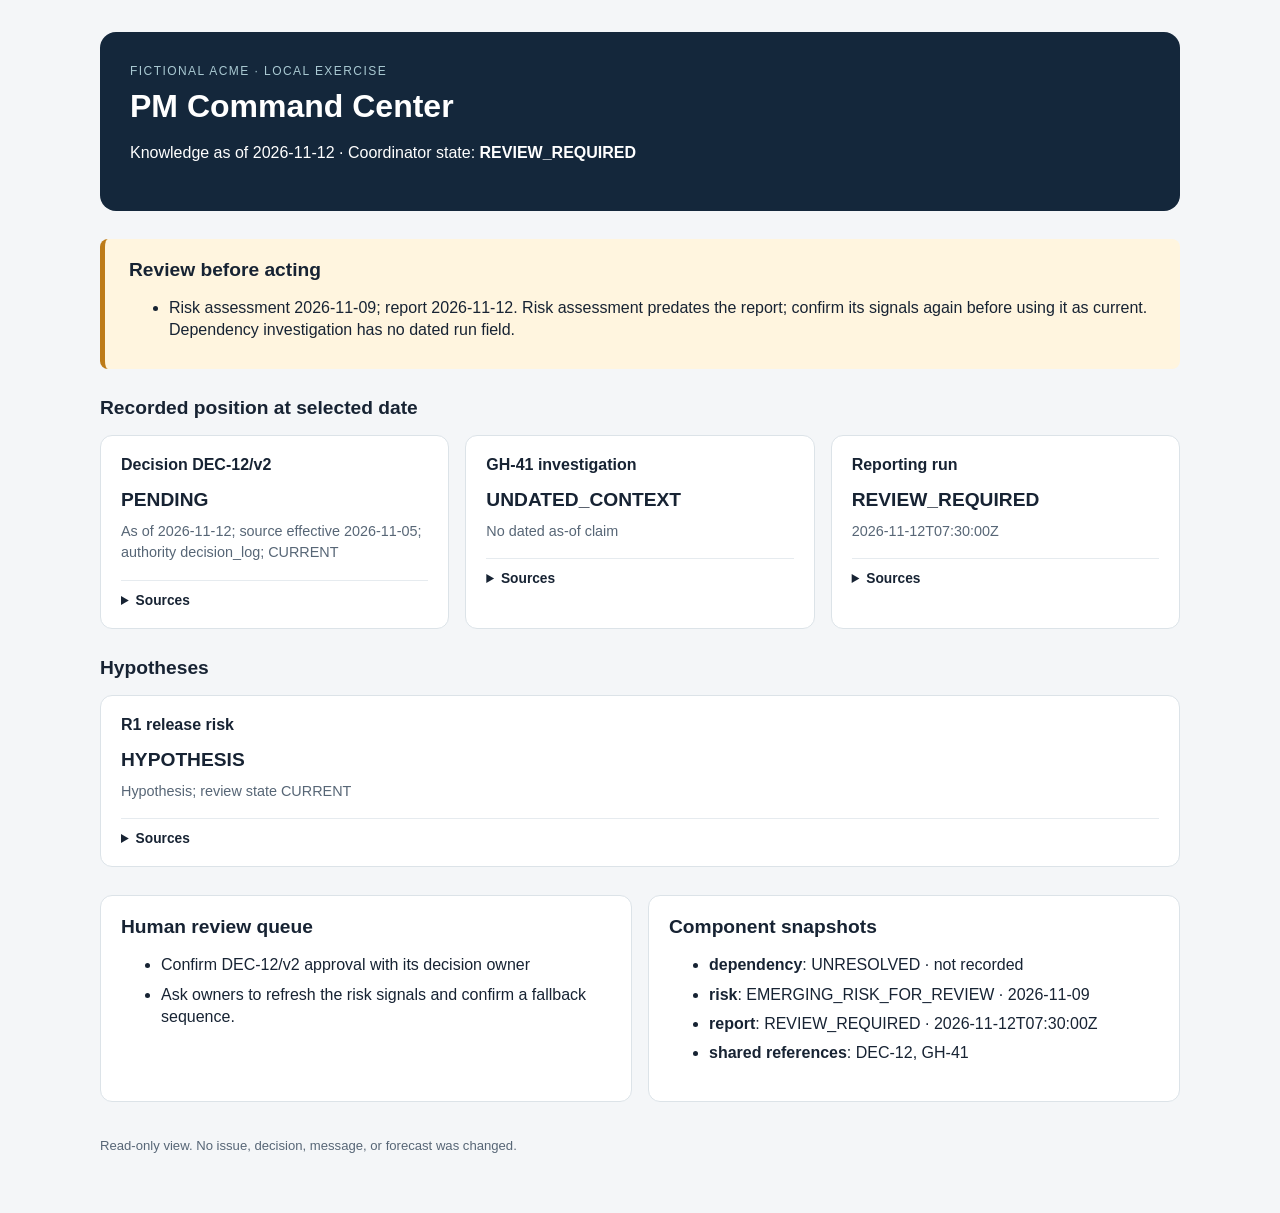
<file: sample-outputs/ch11/a/index.html>
<!doctype html><html lang="en"><head><meta charset="utf-8"><meta name="viewport" content="width=device-width, initial-scale=1"><title>Acme PM Command Center</title><style>:root { font-family: Arial, sans-serif; color: #172333; background: #f4f6f8; }
* { box-sizing: border-box; }
body { margin: 0; }
main { max-width: 1120px; margin: 0 auto; padding: 32px 20px 60px; }
header { background: #14273b; color: white; padding: 30px; border-radius: 16px; }
h1 { font-size: 2rem; margin: 8px 0 12px; }
h2 { font-size: 1.2rem; margin: 0 0 16px; }
h3 { font-size: 1rem; margin: 0 0 12px; }
p { line-height: 1.5; }
section { margin-top: 28px; }
.eyebrow { margin: 0; color: #a9c9d2; letter-spacing: .12em; font-size: .75rem; }
.notice { background: #fff5df; border-left: 5px solid #bd7b18; padding: 20px 24px; border-radius: 8px; }
.notice ul { margin-bottom: 0; }
.grid { display: grid; grid-template-columns: repeat(auto-fit, minmax(230px, 1fr)); gap: 16px; }
.card, .split > div { background: white; border: 1px solid #dce3e8; border-radius: 12px; padding: 20px; }
.value { font-weight: 700; font-size: 1.2rem; margin: 0; }
.quality { color: #576676; font-size: .9rem; margin: 6px 0 16px; }
.split { display: grid; grid-template-columns: repeat(auto-fit, minmax(280px, 1fr)); gap: 16px; }
li { margin: 7px 0; line-height: 1.4; overflow-wrap: anywhere; }
details { border-top: 1px solid #e6ebef; padding-top: 12px; font-size: .86rem; }
summary { cursor: pointer; font-weight: 700; }
footer { margin-top: 36px; font-size: .82rem; color: #576676; }
</style></head><body><main><header><p class="eyebrow">FICTIONAL ACME · LOCAL EXERCISE</p><h1>PM Command Center</h1><p>Knowledge as of 2026-11-12 · Coordinator state: <strong>REVIEW_REQUIRED</strong></p></header><section class="notice"><h2>Review before acting</h2><ul><li>Risk assessment 2026-11-09; report 2026-11-12. Risk assessment predates the report; confirm its signals again before using it as current. Dependency investigation has no dated run field.</li></ul></section><section><h2>Recorded position at selected date</h2><div class="grid"><article class="card"><h3>Decision DEC-12/v2</h3><p class="value">PENDING</p><p class="quality">As of 2026-11-12; source effective 2026-11-05; authority decision_log; CURRENT</p><details><summary>Sources</summary><ul><li>E-01: chapters/10-project-that-remembers/example/fixtures/decision-snapshot.md</li></ul></details></article><article class="card"><h3>GH-41 investigation</h3><p class="value">UNDATED_CONTEXT</p><p class="quality">No dated as-of claim</p><details><summary>Sources</summary><ul><li>E-02: sample-outputs/ch07/a/investigation.json</li></ul></details></article><article class="card"><h3>Reporting run</h3><p class="value">REVIEW_REQUIRED</p><p class="quality">2026-11-12T07:30:00Z</p><details><summary>Sources</summary><ul><li>Chapter 9 coordinator handoff</li></ul></details></article></div></section><section><h2>Hypotheses</h2><div class="grid"><article class="card"><h3>R1 release risk</h3><p class="value">HYPOTHESIS</p><p class="quality">Hypothesis; review state CURRENT</p><details><summary>Sources</summary><ul><li>E-03: chapters/10-project-that-remembers/example/fixtures/risk-snapshot.md</li></ul></details></article></div></section><section class="split"><div><h2>Human review queue</h2><ul><li>Confirm DEC-12/v2 approval with its decision owner</li><li>Ask owners to refresh the risk signals and confirm a fallback sequence.</li></ul></div><div><h2>Component snapshots</h2><ul><li><strong>dependency</strong>: UNRESOLVED · not recorded</li><li><strong>risk</strong>: EMERGING_RISK_FOR_REVIEW · 2026-11-09</li><li><strong>report</strong>: REVIEW_REQUIRED · 2026-11-12T07:30:00Z</li><li><strong>shared references</strong>: DEC-12, GH-41</li></ul></div></section><footer>Read-only view. No issue, decision, message, or forecast was changed.</footer></main></body></html>
</file>
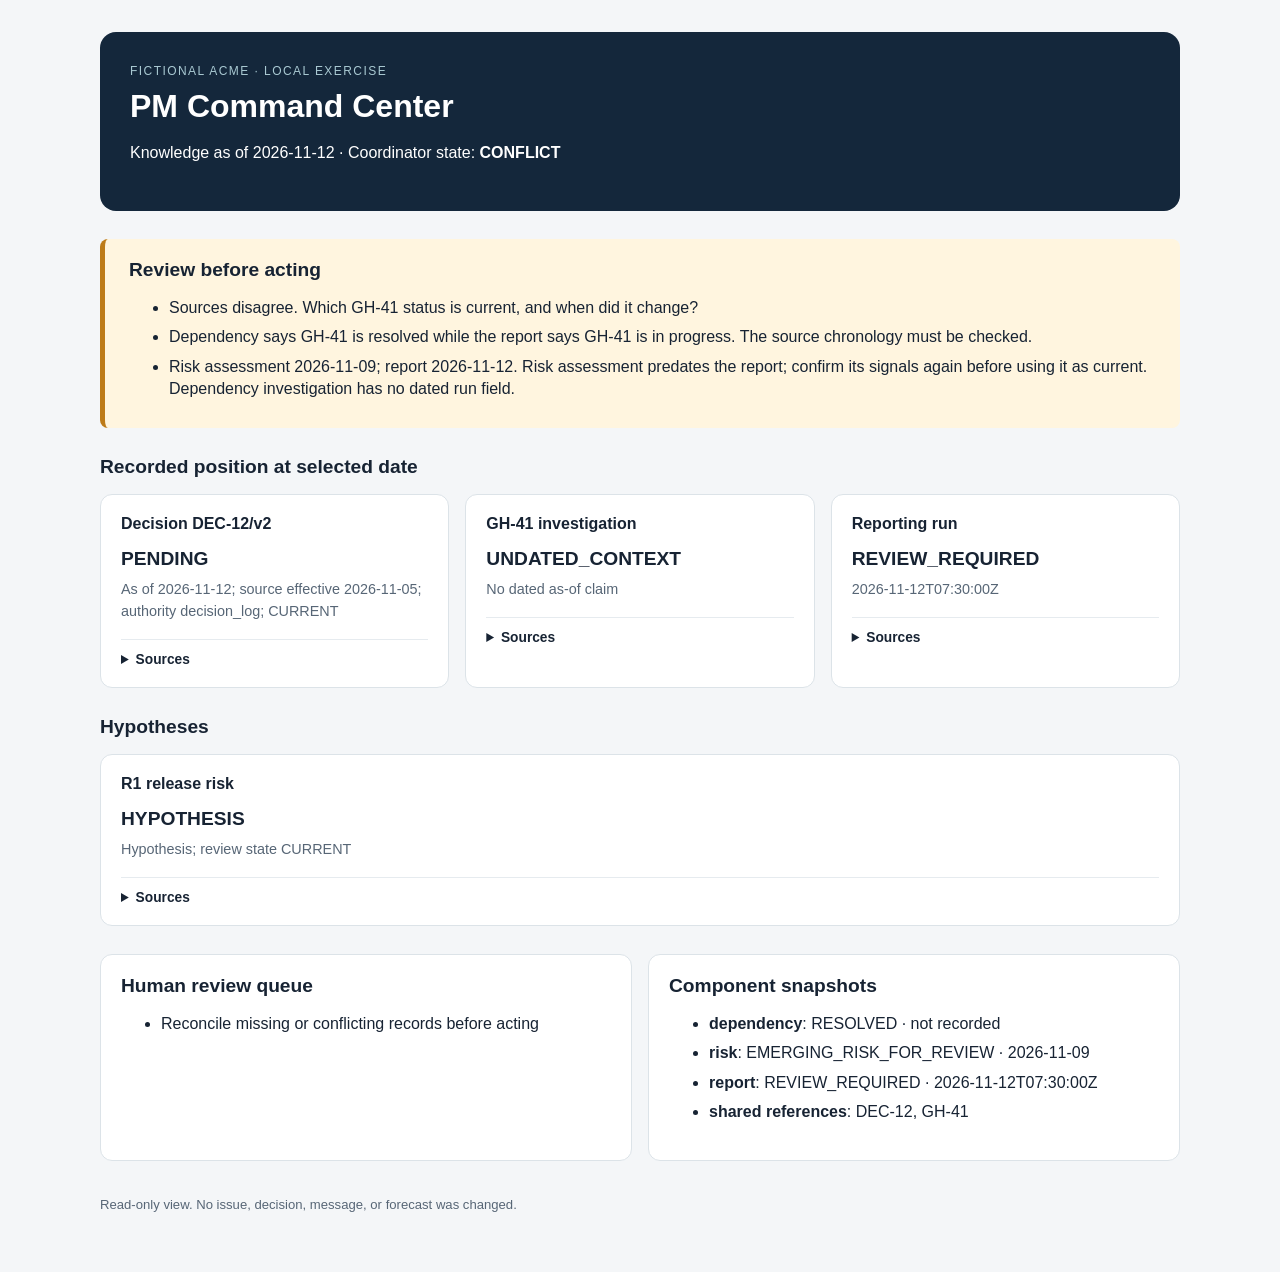
<file: sample-outputs/ch11/b/index.html>
<!doctype html><html lang="en"><head><meta charset="utf-8"><meta name="viewport" content="width=device-width, initial-scale=1"><title>Acme PM Command Center</title><style>:root { font-family: Arial, sans-serif; color: #172333; background: #f4f6f8; }
* { box-sizing: border-box; }
body { margin: 0; }
main { max-width: 1120px; margin: 0 auto; padding: 32px 20px 60px; }
header { background: #14273b; color: white; padding: 30px; border-radius: 16px; }
h1 { font-size: 2rem; margin: 8px 0 12px; }
h2 { font-size: 1.2rem; margin: 0 0 16px; }
h3 { font-size: 1rem; margin: 0 0 12px; }
p { line-height: 1.5; }
section { margin-top: 28px; }
.eyebrow { margin: 0; color: #a9c9d2; letter-spacing: .12em; font-size: .75rem; }
.notice { background: #fff5df; border-left: 5px solid #bd7b18; padding: 20px 24px; border-radius: 8px; }
.notice ul { margin-bottom: 0; }
.grid { display: grid; grid-template-columns: repeat(auto-fit, minmax(230px, 1fr)); gap: 16px; }
.card, .split > div { background: white; border: 1px solid #dce3e8; border-radius: 12px; padding: 20px; }
.value { font-weight: 700; font-size: 1.2rem; margin: 0; }
.quality { color: #576676; font-size: .9rem; margin: 6px 0 16px; }
.split { display: grid; grid-template-columns: repeat(auto-fit, minmax(280px, 1fr)); gap: 16px; }
li { margin: 7px 0; line-height: 1.4; overflow-wrap: anywhere; }
details { border-top: 1px solid #e6ebef; padding-top: 12px; font-size: .86rem; }
summary { cursor: pointer; font-weight: 700; }
footer { margin-top: 36px; font-size: .82rem; color: #576676; }
</style></head><body><main><header><p class="eyebrow">FICTIONAL ACME · LOCAL EXERCISE</p><h1>PM Command Center</h1><p>Knowledge as of 2026-11-12 · Coordinator state: <strong>CONFLICT</strong></p></header><section class="notice"><h2>Review before acting</h2><ul><li>Sources disagree. Which GH-41 status is current, and when did it change?</li><li>Dependency says GH-41 is resolved while the report says GH-41 is in progress. The source chronology must be checked.</li><li>Risk assessment 2026-11-09; report 2026-11-12. Risk assessment predates the report; confirm its signals again before using it as current. Dependency investigation has no dated run field.</li></ul></section><section><h2>Recorded position at selected date</h2><div class="grid"><article class="card"><h3>Decision DEC-12/v2</h3><p class="value">PENDING</p><p class="quality">As of 2026-11-12; source effective 2026-11-05; authority decision_log; CURRENT</p><details><summary>Sources</summary><ul><li>E-01: chapters/10-project-that-remembers/example/fixtures/decision-snapshot.md</li></ul></details></article><article class="card"><h3>GH-41 investigation</h3><p class="value">UNDATED_CONTEXT</p><p class="quality">No dated as-of claim</p><details><summary>Sources</summary><ul><li>E-02: sample-outputs/ch07/a/investigation.json</li></ul></details></article><article class="card"><h3>Reporting run</h3><p class="value">REVIEW_REQUIRED</p><p class="quality">2026-11-12T07:30:00Z</p><details><summary>Sources</summary><ul><li>Chapter 9 coordinator handoff</li></ul></details></article></div></section><section><h2>Hypotheses</h2><div class="grid"><article class="card"><h3>R1 release risk</h3><p class="value">HYPOTHESIS</p><p class="quality">Hypothesis; review state CURRENT</p><details><summary>Sources</summary><ul><li>E-03: chapters/10-project-that-remembers/example/fixtures/risk-snapshot.md</li></ul></details></article></div></section><section class="split"><div><h2>Human review queue</h2><ul><li>Reconcile missing or conflicting records before acting</li></ul></div><div><h2>Component snapshots</h2><ul><li><strong>dependency</strong>: RESOLVED · not recorded</li><li><strong>risk</strong>: EMERGING_RISK_FOR_REVIEW · 2026-11-09</li><li><strong>report</strong>: REVIEW_REQUIRED · 2026-11-12T07:30:00Z</li><li><strong>shared references</strong>: DEC-12, GH-41</li></ul></div></section><footer>Read-only view. No issue, decision, message, or forecast was changed.</footer></main></body></html>
</file>
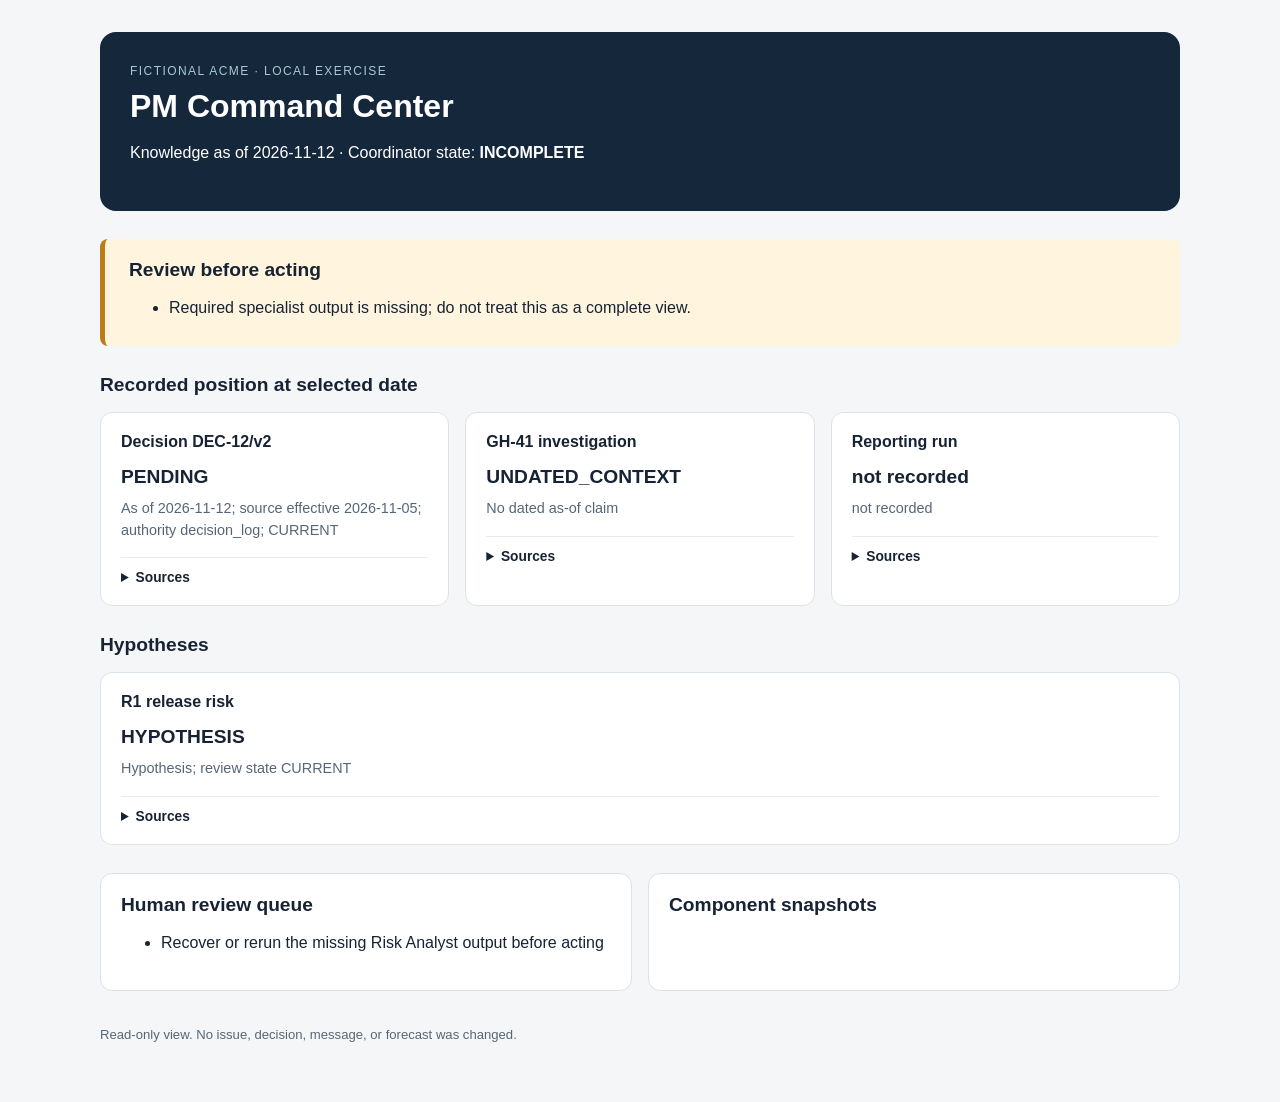
<file: sample-outputs/ch11/c/index.html>
<!doctype html><html lang="en"><head><meta charset="utf-8"><meta name="viewport" content="width=device-width, initial-scale=1"><title>Acme PM Command Center</title><style>:root { font-family: Arial, sans-serif; color: #172333; background: #f4f6f8; }
* { box-sizing: border-box; }
body { margin: 0; }
main { max-width: 1120px; margin: 0 auto; padding: 32px 20px 60px; }
header { background: #14273b; color: white; padding: 30px; border-radius: 16px; }
h1 { font-size: 2rem; margin: 8px 0 12px; }
h2 { font-size: 1.2rem; margin: 0 0 16px; }
h3 { font-size: 1rem; margin: 0 0 12px; }
p { line-height: 1.5; }
section { margin-top: 28px; }
.eyebrow { margin: 0; color: #a9c9d2; letter-spacing: .12em; font-size: .75rem; }
.notice { background: #fff5df; border-left: 5px solid #bd7b18; padding: 20px 24px; border-radius: 8px; }
.notice ul { margin-bottom: 0; }
.grid { display: grid; grid-template-columns: repeat(auto-fit, minmax(230px, 1fr)); gap: 16px; }
.card, .split > div { background: white; border: 1px solid #dce3e8; border-radius: 12px; padding: 20px; }
.value { font-weight: 700; font-size: 1.2rem; margin: 0; }
.quality { color: #576676; font-size: .9rem; margin: 6px 0 16px; }
.split { display: grid; grid-template-columns: repeat(auto-fit, minmax(280px, 1fr)); gap: 16px; }
li { margin: 7px 0; line-height: 1.4; overflow-wrap: anywhere; }
details { border-top: 1px solid #e6ebef; padding-top: 12px; font-size: .86rem; }
summary { cursor: pointer; font-weight: 700; }
footer { margin-top: 36px; font-size: .82rem; color: #576676; }
</style></head><body><main><header><p class="eyebrow">FICTIONAL ACME · LOCAL EXERCISE</p><h1>PM Command Center</h1><p>Knowledge as of 2026-11-12 · Coordinator state: <strong>INCOMPLETE</strong></p></header><section class="notice"><h2>Review before acting</h2><ul><li>Required specialist output is missing; do not treat this as a complete view.</li></ul></section><section><h2>Recorded position at selected date</h2><div class="grid"><article class="card"><h3>Decision DEC-12/v2</h3><p class="value">PENDING</p><p class="quality">As of 2026-11-12; source effective 2026-11-05; authority decision_log; CURRENT</p><details><summary>Sources</summary><ul><li>E-01: chapters/10-project-that-remembers/example/fixtures/decision-snapshot.md</li></ul></details></article><article class="card"><h3>GH-41 investigation</h3><p class="value">UNDATED_CONTEXT</p><p class="quality">No dated as-of claim</p><details><summary>Sources</summary><ul><li>E-02: sample-outputs/ch07/a/investigation.json</li></ul></details></article><article class="card"><h3>Reporting run</h3><p class="value">not recorded</p><p class="quality">not recorded</p><details><summary>Sources</summary><ul><li>Chapter 9 coordinator handoff</li></ul></details></article></div></section><section><h2>Hypotheses</h2><div class="grid"><article class="card"><h3>R1 release risk</h3><p class="value">HYPOTHESIS</p><p class="quality">Hypothesis; review state CURRENT</p><details><summary>Sources</summary><ul><li>E-03: chapters/10-project-that-remembers/example/fixtures/risk-snapshot.md</li></ul></details></article></div></section><section class="split"><div><h2>Human review queue</h2><ul><li>Recover or rerun the missing Risk Analyst output before acting</li></ul></div><div><h2>Component snapshots</h2><ul></ul></div></section><footer>Read-only view. No issue, decision, message, or forecast was changed.</footer></main></body></html>
</file>
